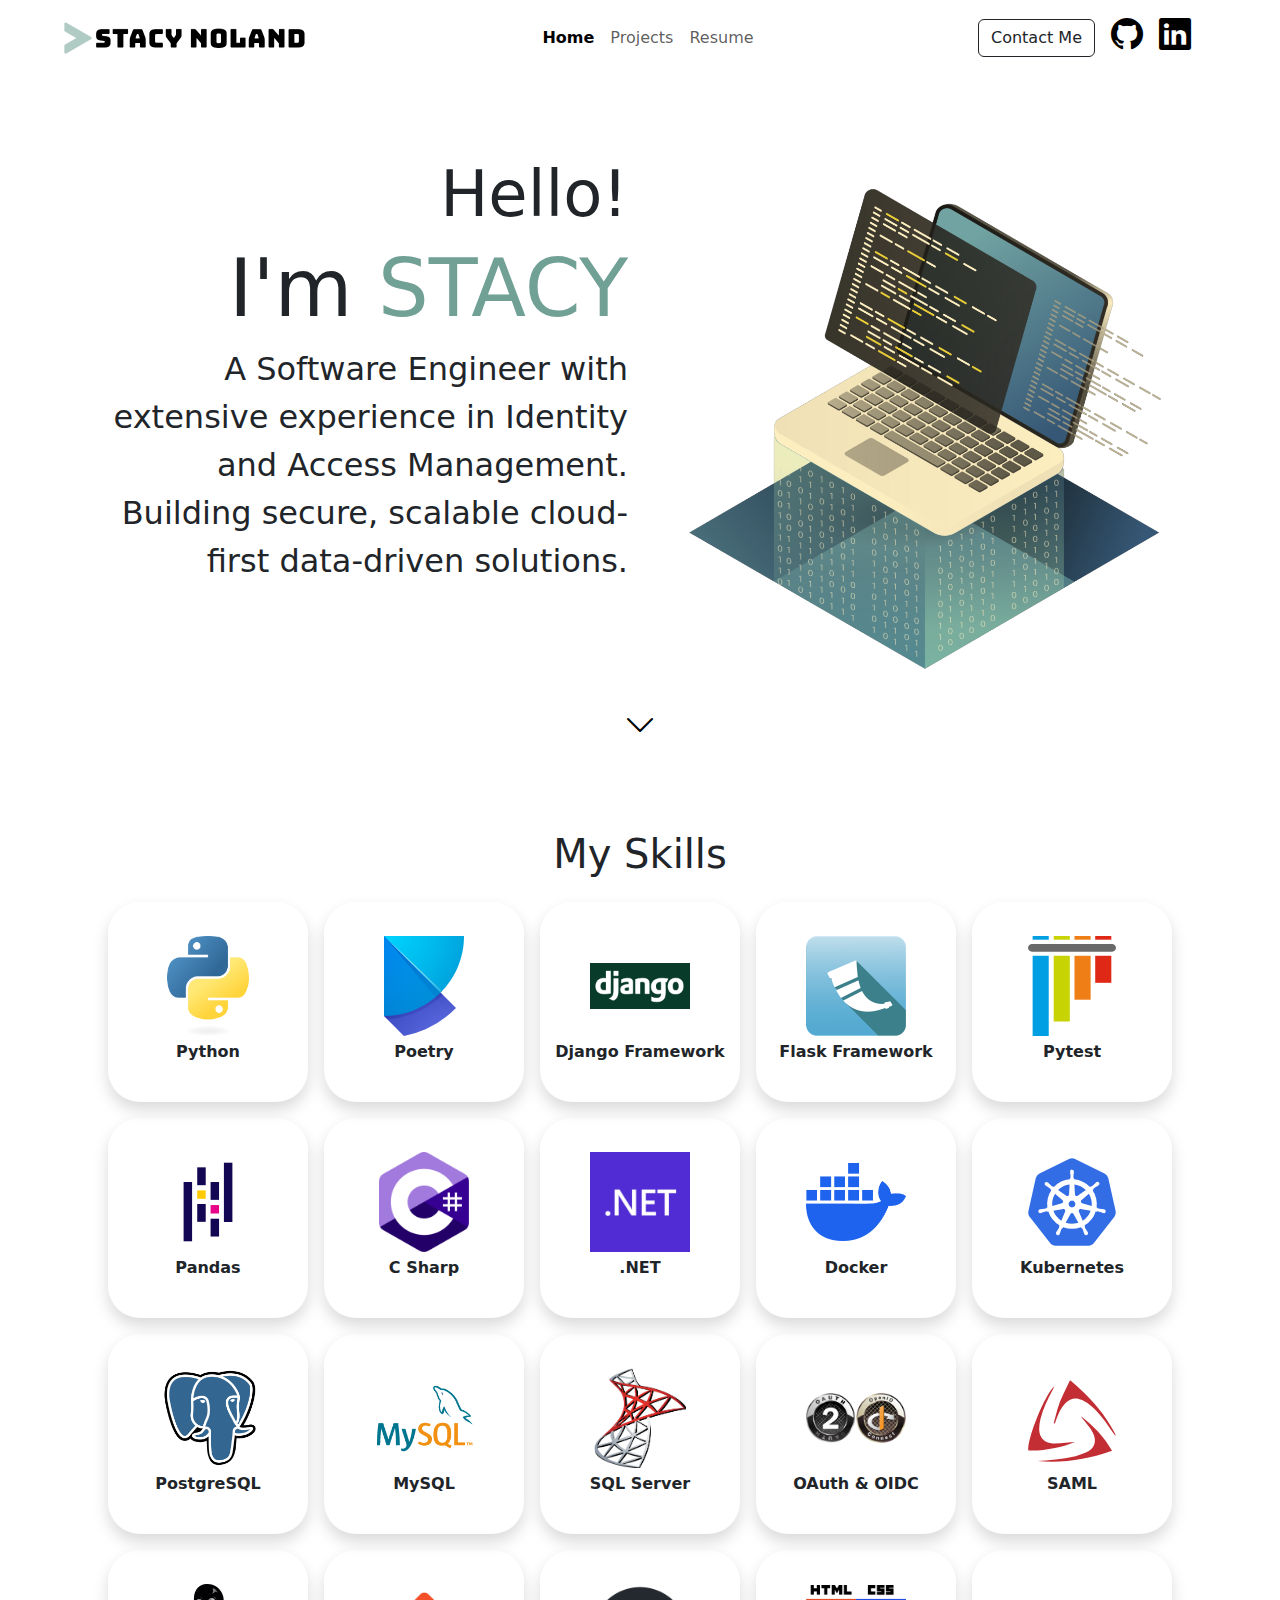
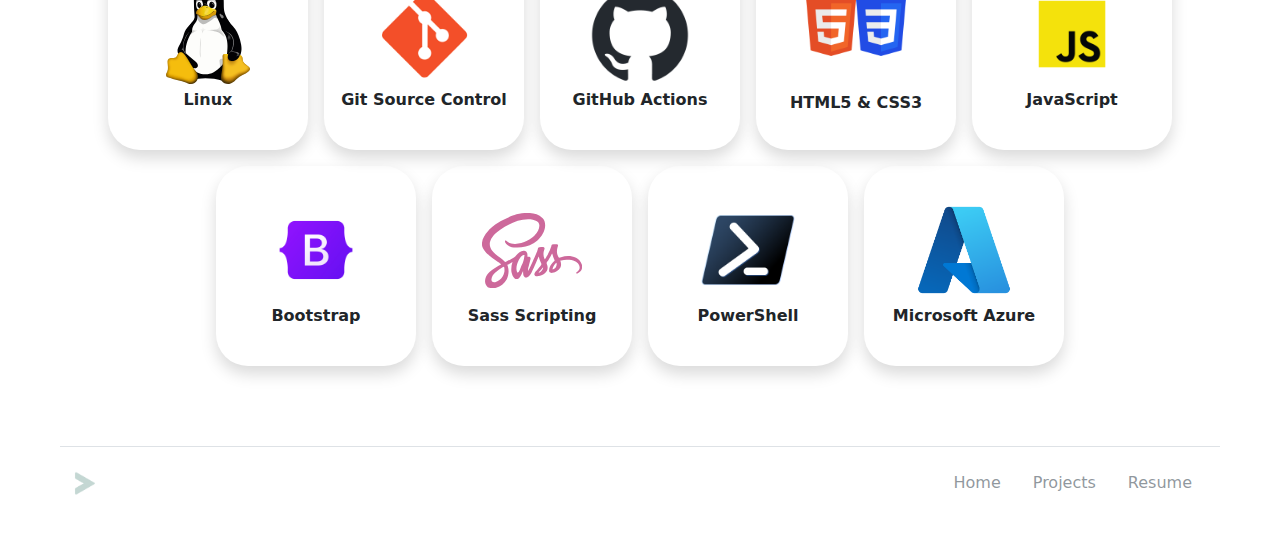
<file: index.html>
<!DOCTYPE html>
<html lang="en">
    <head>
        <meta charset="utf-8">
        <meta name="viewport" content="width=device-width, initial-scale=1">
        <title>Stacy Noland | Software Engineer</title>
        <link rel="icon" href="assets/images/Favicon.png" type="image/x-icon">
        <link rel="stylesheet" href="https://cdn.jsdelivr.net/npm/bootstrap-icons@1.11.3/font/bootstrap-icons.min.css">
        <link href="https://cdn.jsdelivr.net/npm/bootstrap@5.3.3/dist/css/bootstrap.min.css" rel="stylesheet" integrity="sha384-QWTKZyjpPEjISv5WaRU9OFeRpok6YctnYmDr5pNlyT2bRjXh0JMhjY6hW+ALEwIH" crossorigin="anonymous">
        <link rel="stylesheet" href="assets/styles/base.css">
    </head>

    <body>
        <header>
            <nav class="navbar navbar-expand-lg">
                <div class="container-fluid">
                    <a href="/" class="navbar-brand ms-md-5" style="width: 250px;">
                        <img src="assets/images/NameLogo.png" alt="Stacy Noland logo" style="height: 50px;">
                    </a>
                    <button class="navbar-toggler me-md-5" type="button" data-bs-toggle="collapse" data-bs-target=".navbar-collapse-content" aria-controls="navbarContent" aria-expanded="false" aria-label="Toggle navigation">
                        <span class="navbar-toggler-icon"></span>
                    </button>
                    <div class="collapse navbar-collapse navbar-collapse-content">
                        <ul class="navbar-nav mx-auto">
                            <li class="nav-item">
                                <a href="/" class="nav-link active" aria-current="page">Home</a>
                            </li>
                            <li class="nav-item">
                                <a href="projects" class="nav-link">Projects</a>
                            </li>
                            <li class="nav-item">
                                <a href="resume" class="nav-link">Resume</a>
                            </li>
                        </ul>
                        <ul class="navbar-nav me-md-5" style="width: 250px;">
                            <li class="nav-item">
                                <a href="mailto:stacy.noland@outlook.com" class="nav-link">
                                    <button class="btn btn-outline-dark navbar-btn" type="submit">Contact Me</button>
                                </a>
                            </li>
                            <li class="nav-item">
                                <a href="https://github.com/stacynoland" class="nav-link py-0" target="_blank" title="Checkout my GitHub">
                                    <i class="bi bi-github"></i>
                                </a>
                            </li>
                            <li class="nav-item">
                                <a href="https://www.linkedin.com/in/stacy-noland" class="nav-link py-0" target="_blank" title="Follow me on LinkedIn">
                                    <i class="bi bi-linkedin"></i>
                                </a>
                            </li>
                        </ul>
                    </div>
                </div>
            </nav>
        </header>

        <main>
            <section class="container">
                <div class="row">
                    <div class="col-lg">
                        <h1 class="text-end display-3">Hello!</h1>
                        <h2 class="text-end display-1">I'm <span class="theme-color-text">STACY</span></h2>
                        <p class="text-end fs-2">
                            A Software Engineer with extensive experience in Identity and Access Management. Building secure, scalable cloud-first data-driven solutions.
                        </p>
                    </div>
                    <div class="col-lg text-center">
                        <img src="assets/images/LaptopImage1.png" alt="Laptop image" class="w-100 h-100">
                    </div>
                </div>
                <div class="row text-center">
                    <a href="#skills">
                        <i class="bi bi-chevron-down"></i>
                    </a>
                </div>
            </section>

            <section class="container" id="skills">
                <div class="row text-center mb-3">
                    <h3 class="fs-1">My Skills</h3>
                </div>
                <div class="row row-cols-auto g-3 justify-content-center">
                    <div class="col skill-div">
                        <div class="rounded-5 shadow skill-box">
                            <div class="d-flex flex-column justify-content-center align-items-center h-100 w-100">
                                <img src="assets/images/python-logo-only.png" alt="Python logo" class="w-50 h-50 object-fit-contain">
                                <p class="fw-semibold my-1">Python</p>
                            </div>
                        </div>
                    </div>
                    <div class="col skill-div">
                        <div class="rounded-5 shadow skill-box">
                            <div class="d-flex flex-column justify-content-center align-items-center h-100 w-100">
                                <img src="assets/images/poetry-logo-origami.svg" alt="Poetry logo" class="w-50 h-50 object-fit-contain">
                                <p class="fw-semibold my-1">Poetry</p>
                            </div>
                        </div>
                    </div>
                    <div class="col skill-div">
                        <div class="rounded-5 shadow skill-box">
                            <div class="d-flex flex-column justify-content-center align-items-center h-100 w-100">
                                <img src="assets/images/django-logo.png" alt="Django Web Framework logo" class="w-50 h-50 object-fit-contain">
                                <p class="fw-semibold my-1">Django Framework</p>
                            </div>
                        </div>
                    </div>
                    <div class="col skill-div">
                        <div class="rounded-5 shadow skill-box">
                            <div class="d-flex flex-column justify-content-center align-items-center h-100 w-100">
                                <img src="assets/images/flask-logo.png" alt="Flask Web Framework logo" class="w-50 h-50 object-fit-contain">
                                <p class="fw-semibold my-1">Flask Framework</p>
                            </div>
                        </div>
                    </div>
                    <div class="col skill-div">
                        <div class="rounded-5 shadow skill-box">
                            <div class="d-flex flex-column justify-content-center align-items-center h-100 w-100">
                                <img src="assets/images/pytest_logo_notext.svg" alt="Pytest logo" class="w-50 h-50 object-fit-contain">
                                <p class="fw-semibold my-1">Pytest</p>
                            </div>
                        </div>
                    </div>
                    <div class="col skill-div">
                        <div class="rounded-5 shadow skill-box">
                            <div class="d-flex flex-column justify-content-center align-items-center h-100 w-100">
                                <img src="assets/images/Pandas_mark.svg" alt="Pandas logo" class="w-50 h-50 object-fit-contain">
                                <p class="fw-semibold my-1">Pandas</p>
                            </div>
                        </div>
                    </div>
                    <div class="col skill-div">
                        <div class="rounded-5 shadow skill-box">
                            <div class="d-flex flex-column justify-content-center align-items-center h-100 w-100">
                                <img src="assets/images/c-sharp-logo.png" alt="C sharp (C#) logo" class="w-50 h-50 object-fit-contain">
                                <p class="fw-semibold my-1">C Sharp</p>
                            </div>
                        </div>
                    </div>
                    <div class="col skill-div">
                        <div class="rounded-5 shadow skill-box">
                            <div class="d-flex flex-column justify-content-center align-items-center h-100 w-100">
                                <img src="assets/images/dotnet-logo.png" alt="NET Framework logo" class="w-50 h-50 object-fit-contain">
                                <p class="fw-semibold my-1">.NET</p>
                            </div>
                        </div>
                    </div>
                    <div class="col skill-div">
                        <div class="rounded-5 shadow skill-box">
                            <div class="d-flex flex-column justify-content-center align-items-center h-100 w-100">
                                <img src="assets/images/docker-mark-blue.png" alt="Docker logo" class="w-50 h-50 object-fit-contain">
                                <p class="fw-semibold my-1">Docker</p>
                            </div>
                        </div>
                    </div>
                    <div class="col skill-div">
                        <div class="rounded-5 shadow skill-box">
                            <div class="d-flex flex-column justify-content-center align-items-center h-100 w-100">
                                <img src="assets/images/kubernetes.svg" alt="Kubernetes logo" class="w-50 h-50 object-fit-contain">
                                <p class="fw-semibold my-1">Kubernetes</p>
                            </div>
                        </div>
                    </div>
                    <div class="col skill-div">
                        <div class="rounded-5 shadow skill-box">
                            <div class="d-flex flex-column justify-content-center align-items-center h-100 w-100">
                                <img src="assets/images/postgresql_logo.png" alt="PostgreSQL logo" class="w-50 h-50 object-fit-contain">
                                <p class="fw-semibold my-1">PostgreSQL</p>
                            </div>
                        </div>
                    </div>
                    <div class="col skill-div">
                        <div class="rounded-5 shadow skill-box">
                            <div class="d-flex flex-column justify-content-center align-items-center h-100 w-100">
                                <img src="assets/images/logo-mysql.png" alt="MySQL logo" class="w-50 h-50 object-fit-contain">
                                <p class="fw-semibold my-1">MySQL</p>
                            </div>
                        </div>
                    </div>
                    <div class="col skill-div">
                        <div class="rounded-5 shadow skill-box">
                            <div class="d-flex flex-column justify-content-center align-items-center h-100 w-100">
                                <img src="assets/images/sqlserver_logo.png" alt="SQL Server logo" class="w-50 h-50 object-fit-contain">
                                <p class="fw-semibold my-1">SQL Server</p>
                            </div>
                        </div>
                    </div>
                    <div class="col skill-div">
                        <div class="rounded-5 shadow skill-box">
                            <div class="d-flex flex-column justify-content-center align-items-center h-100 w-100">
                                <div class="d-flex align-items-center">
                                    <img src="assets/images/oauth_logo.png" alt="OAuth 2 logo" class="w-50 h-50 object-fit-contain">
                                    <img src="assets/images/openid_connect_logo.png" alt="OpenID Connect (OIDC) logo" class="w-50 h-50 object-fit-contain">
                                </div>
                                <p class="fw-semibold my-1">OAuth & OIDC</p>
                            </div>
                        </div>
                    </div>
                    <div class="col skill-div">
                        <div class="rounded-5 shadow skill-box">
                            <div class="d-flex flex-column justify-content-center align-items-center h-100 w-100">
                                <img src="assets/images/saml.svg" alt="SAML logo" class="w-50 h-50 object-fit-contain">
                                <p class="fw-semibold my-1">SAML</p>
                            </div>
                        </div>
                    </div>
                    <div class="col skill-div">
                        <div class="rounded-5 shadow skill-box">
                            <div class="d-flex flex-column justify-content-center align-items-center h-100 w-100">
                                <img src="assets/images/Tux.svg" alt="Tux Linux Mascot logo" class="w-50 h-50 object-fit-contain">
                                <p class="fw-semibold my-1">Linux</p>
                            </div>
                        </div>
                    </div>
                    <div class="col skill-div">
                        <div class="rounded-5 shadow skill-box">
                            <div class="d-flex flex-column justify-content-center align-items-center h-100 w-100">
                                <img src="assets/images/git-logo.png" alt="Git Source Control logo" class="w-50 h-50 object-fit-contain">
                                <p class="fw-semibold my-1">Git Source Control</p>
                            </div>
                        </div>
                    </div>
                    <div class="col skill-div">
                        <div class="rounded-5 shadow skill-box">
                            <div class="d-flex flex-column justify-content-center align-items-center h-100 w-100">
                                <img src="assets/images/github-mark.png" alt="GitHub logo" class="w-50 h-50 object-fit-contain">
                                <p class="fw-semibold my-1">GitHub Actions</p>
                            </div>
                        </div>
                    </div>
                    <div class="col skill-div">
                        <div class="rounded-5 shadow skill-box">
                            <div class="d-flex flex-column justify-content-center align-items-center h-100 w-100">
                                <div class="d-flex align-items-center">
                                    <img src="assets/images/HTML5_logo.png" alt="HTML5 logo" class="w-50 h-50 object-fit-contain">
                                    <img src="assets/images/CSS3_logo.png" alt="CSS3 logo" class="w-50 h-50 object-fit-contain">
                                </div>
                                <p class="fw-semibold h-50">HTML5 & CSS3</p>
                            </div>
                        </div>
                    </div>
                    <div class="col skill-div">
                        <div class="rounded-5 shadow skill-box">
                            <div class="d-flex flex-column justify-content-center align-items-center h-100 w-100">
                                <img src="assets/images/javascript-logo.png" alt="JavaScript logo" class="w-50 h-50 object-fit-contain">
                                <p class="fw-semibold my-1">JavaScript</p>
                            </div>
                        </div>
                    </div>
                    <div class="col skill-div">
                        <div class="rounded-5 shadow skill-box">
                            <div class="d-flex flex-column justify-content-center align-items-center h-100 w-100">
                                <img src="assets/images/bootstrap_logo.png" alt="Bootstrap logo" class="w-50 h-50 object-fit-contain">
                                <p class="fw-semibold my-1">Bootstrap</p>
                            </div>
                        </div>
                    </div>
                    <div class="col skill-div">
                        <div class="rounded-5 shadow skill-box">
                            <div class="d-flex flex-column justify-content-center align-items-center h-100 w-100">
                                <img src="assets/images/sass-logo.svg" alt="Sass logo" class="w-50 h-50 object-fit-contain">
                                <p class="fw-semibold my-1">Sass Scripting</p>
                            </div>
                        </div>
                    </div>
                    <div class="col skill-div">
                        <div class="rounded-5 shadow skill-box">
                            <div class="d-flex flex-column justify-content-center align-items-center h-100 w-100">
                                <img src="assets/images/PowerShell_Core_icon.png" alt="PowerShell logo" class="w-50 h-50 object-fit-contain">
                                <p class="fw-semibold my-1">PowerShell</p>
                            </div>
                        </div>
                    </div>
                    <div class="col skill-div">
                        <div class="rounded-5 shadow skill-box">
                            <div class="d-flex flex-column justify-content-center align-items-center h-100 w-100">
                                <img src="assets/images/azure-logo.png" alt="Microsoft Azure logo" class="w-50 h-50 object-fit-contain">
                                <p class="fw-semibold my-1">Microsoft Azure</p>
                            </div>
                        </div>
                    </div>
                </div>
            </section>
        </main>

        <footer class="container-fluid" style="margin-top: 5rem;">
            <div class="row row-cols-auto py-3 my-3 justify-content-between align-items-center border-top ms-md-5 me-md-5">
                <div class="col">
                    <img src="assets/images/WebsiteLogo.png" alt="Website logo" style="width: 25px; height: 25px;">
                </div>
                <div class="col">
                    <ul class="nav" id="footer-nav">
                        <li class="nav-item">
                            <a href="/" class="nav-link link-secondary link-opacity-75 link-opacity-100-hover">Home</a>
                        </li>
                        <li class="nav-item">
                            <a href="projects" class="nav-link link-secondary link-opacity-75 link-opacity-100-hover">Projects</a>
                        </li>
                        <li class="nav-item">
                            <a href="resume" class="nav-link link-secondary link-opacity-75 link-opacity-100-hover">Resume</a>
                        </li>
                    </ul>
                </div>
            </div>
        </footer>

        <script src="https://cdn.jsdelivr.net/npm/bootstrap@5.3.3/dist/js/bootstrap.bundle.min.js" integrity="sha384-YvpcrYf0tY3lHB60NNkmXc5s9fDVZLESaAA55NDzOxhy9GkcIdslK1eN7N6jIeHz" crossorigin="anonymous"></script>
    </body>
</html>
</file>
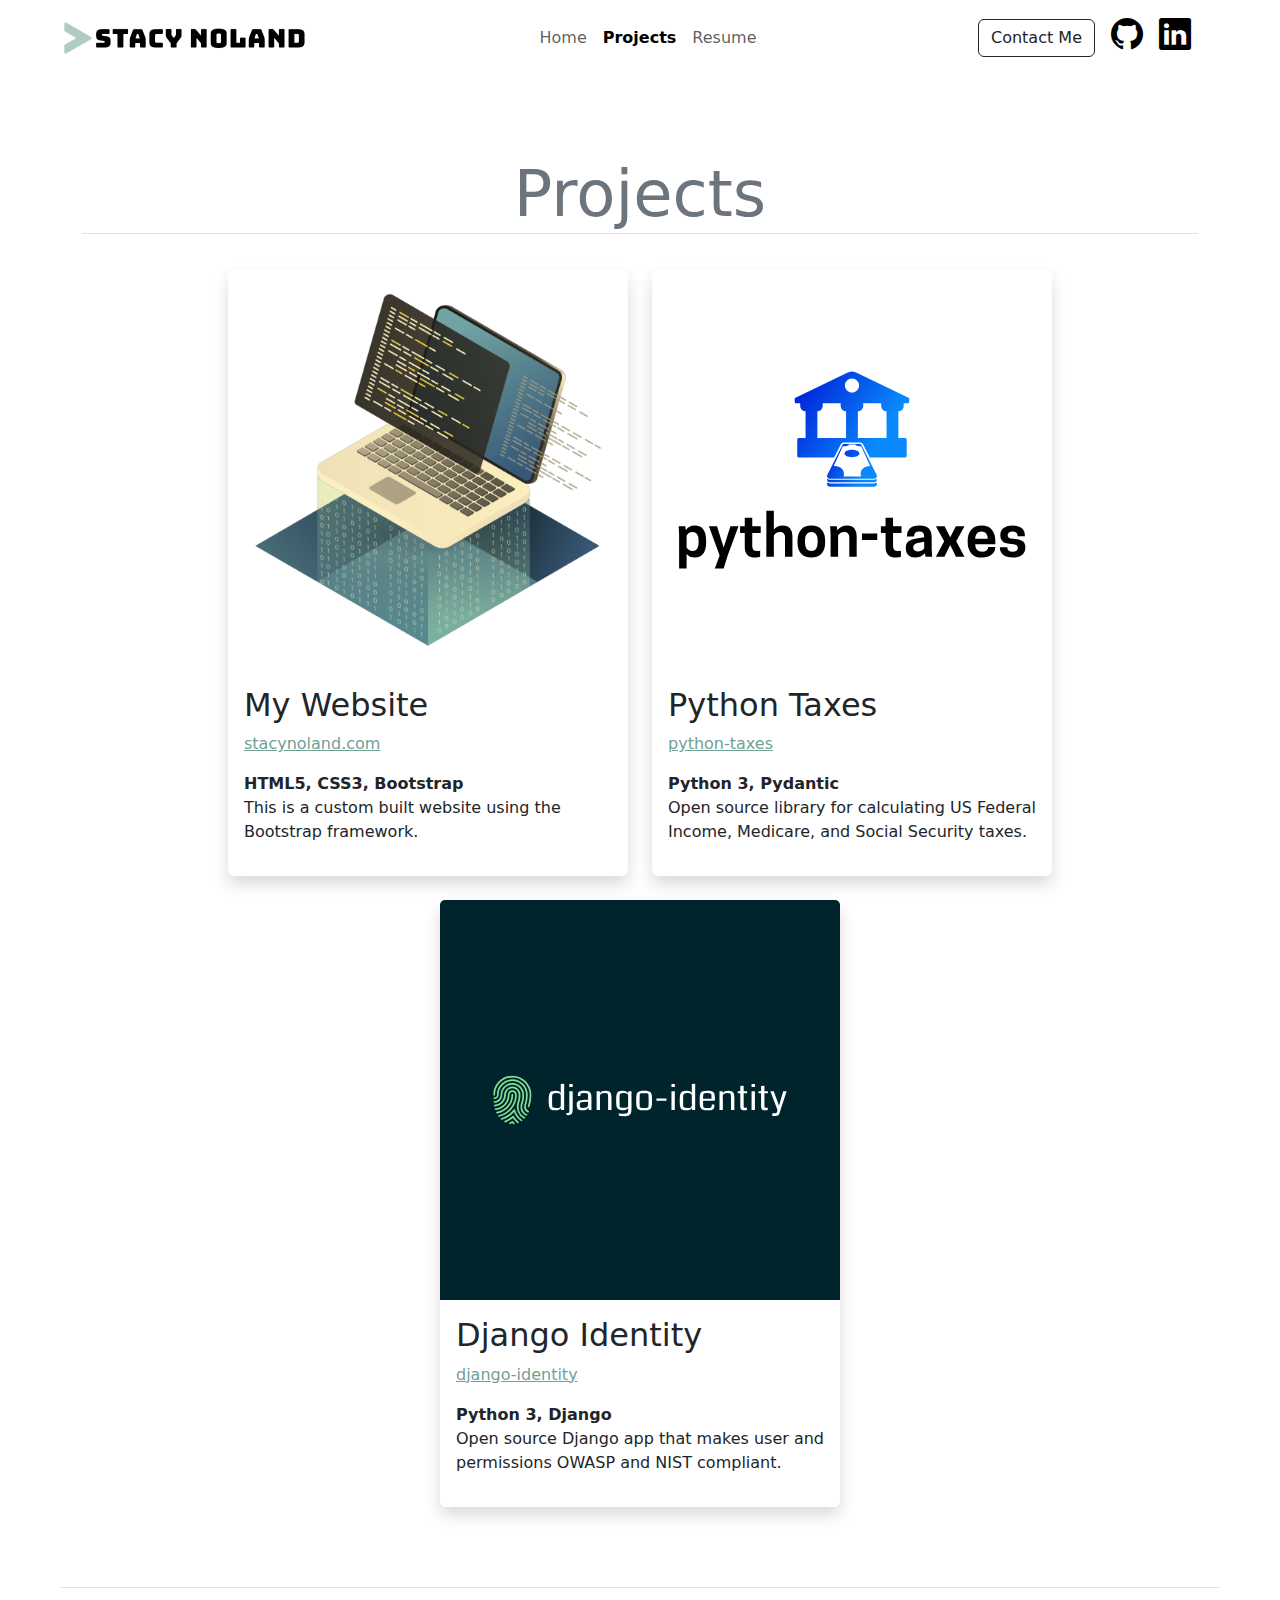
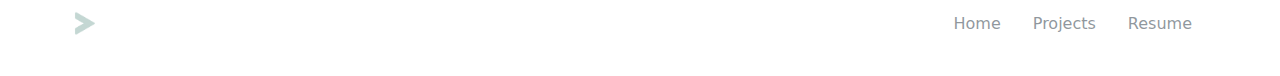
<file: projects.html>
<!DOCTYPE html>
<html lang="en">
    <head>
        <meta charset="utf-8">
        <meta name="viewport" content="width=device-width, initial-scale=1">
        <title>Stacy Noland | Software Engineer</title>
        <link rel="icon" href="assets/images/Favicon.png" type="image/x-icon">
        <link rel="stylesheet" href="https://cdn.jsdelivr.net/npm/bootstrap-icons@1.11.3/font/bootstrap-icons.min.css">
        <link href="https://cdn.jsdelivr.net/npm/bootstrap@5.3.3/dist/css/bootstrap.min.css" rel="stylesheet" integrity="sha384-QWTKZyjpPEjISv5WaRU9OFeRpok6YctnYmDr5pNlyT2bRjXh0JMhjY6hW+ALEwIH" crossorigin="anonymous">
        <link rel="stylesheet" href="assets/styles/base.css">
    </head>

    <body>
        <header>
            <nav class="navbar navbar-expand-lg">
                <div class="container-fluid">
                    <a href="/" class="navbar-brand ms-md-5" style="width: 250px;">
                        <img src="assets/images/NameLogo.png" alt="Stacy Noland logo" style="height: 50px;">
                    </a>
                    <button class="navbar-toggler me-md-5" type="button" data-bs-toggle="collapse" data-bs-target=".navbar-collapse-content" aria-controls="navbarContent" aria-expanded="false" aria-label="Toggle navigation">
                        <span class="navbar-toggler-icon"></span>
                    </button>
                    <div class="collapse navbar-collapse navbar-collapse-content">
                        <ul class="navbar-nav mx-auto">
                            <li class="nav-item">
                                <a href="/" class="nav-link">Home</a>
                            </li>
                            <li class="nav-item">
                                <a href="projects" class="nav-link active" aria-current="page">Projects</a>
                            </li>
                            <li class="nav-item">
                                <a href="resume" class="nav-link">Resume</a>
                            </li>
                        </ul>
                        <ul class="navbar-nav me-md-5" style="width: 250px;">
                            <li class="nav-item">
                                <a href="mailto:stacy.noland@outlook.com" class="nav-link">
                                    <button class="btn btn-outline-dark navbar-btn" type="submit">Contact Me</button>
                                </a>
                            </li>
                            <li class="nav-item">
                                <a href="https://github.com/stacynoland" class="nav-link py-0" target="_blank" title="Checkout my GitHub">
                                    <i class="bi bi-github"></i>
                                </a>
                            </li>
                            <li class="nav-item">
                                <a href="https://www.linkedin.com/in/stacy-noland" class="nav-link py-0" target="_blank" title="Follow me on LinkedIn">
                                    <i class="bi bi-linkedin"></i>
                                </a>
                            </li>
                        </ul>
                    </div>
                </div>
            </nav>
        </header>

        <main>
            <section class="container">
                <div class="row">
                    <div class="col text-center">
                        <h1 class="text-secondary display-3 border-bottom">Projects</h1>
                    </div>
                </div>
                <div class="row row-cols-auto justify-content-center g-4 mt-1">
                    <div class="col">
                        <div class="card card-style">
                            <div class="card-img">
                                <img class="card-img-top object-fit-contain h-100" src="assets/images/LaptopImage1.png" alt="Laptop image from home page of stacynoland.com">
                            </div>
                            <div class="card-body">
                                <h2 class="card-title">My Website</h2>
                                <a href="/" target="_blank">stacynoland.com</a>
                                <p class="card-text my-3">
                                    <span class="fw-bold">HTML5, CSS3, Bootstrap</span><br>
                                    This is a custom built website using the Bootstrap framework.
                                </p>
                            </div>
                        </div>
                    </div>
                    <div class="col">
                        <div class="card card-style">
                            <div class="card-img">
                                <img class="card-img-top" src="assets/images/python-taxes-logo.svg" alt="Tax logo for python-taxes project">
                            </div>
                            <div class="card-body">
                                <h2 class="card-title">Python Taxes</h2>
                                <a href="https://pypi.org/project/python-taxes/" target="_blank">python-taxes</a>
                                <p class="card-text my-3">
                                    <span class="fw-bold">Python 3, Pydantic</span><br>
                                    Open source library for calculating US Federal Income, Medicare, and Social Security taxes.
                                </p>
                            </div>
                        </div>
                    </div>
                    <div class="col">
                        <div class="card card-style">
                            <div class="card-img">
                                <img class="card-img-top" src="assets/images/django-identity-logo.svg" alt="Logo for django-identity project">
                            </div>
                            <div class="card-body">
                                <h2 class="card-title">Django Identity</h2>
                                <a href="https://github.com/stacynoland/django-identity" target="_blank">django-identity</a>
                                <p class="card-text my-3">
                                    <span class="fw-bold">Python 3, Django</span><br>
                                    Open source Django app that makes user and permissions OWASP and NIST compliant.
                                </p>
                            </div>
                        </div>
                    </div>
                </div>
            </section>
        </main>

        <footer class="container-fluid" style="margin-top: 5rem;">
            <div class="row row-cols-auto py-3 my-3 justify-content-between align-items-center border-top ms-md-5 me-md-5">
                <div class="col">
                    <img src="assets/images/WebsiteLogo.png" alt="Website logo" style="width: 25px; height: 25px;">
                </div>
                <div class="col">
                    <ul class="nav" id="footer-nav">
                        <li class="nav-item">
                            <a href="/" class="nav-link link-secondary link-opacity-75 link-opacity-100-hover">Home</a>
                        </li>
                        <li class="nav-item">
                            <a href="projects" class="nav-link link-secondary link-opacity-75 link-opacity-100-hover">Projects</a>
                        </li>
                        <li class="nav-item">
                            <a href="resume" class="nav-link link-secondary link-opacity-75 link-opacity-100-hover">Resume</a>
                        </li>
                    </ul>
                </div>
            </div>
        </footer>

        <script src="https://cdn.jsdelivr.net/npm/bootstrap@5.3.3/dist/js/bootstrap.bundle.min.js" integrity="sha384-YvpcrYf0tY3lHB60NNkmXc5s9fDVZLESaAA55NDzOxhy9GkcIdslK1eN7N6jIeHz" crossorigin="anonymous"></script>
    </body>
</html>
</file>
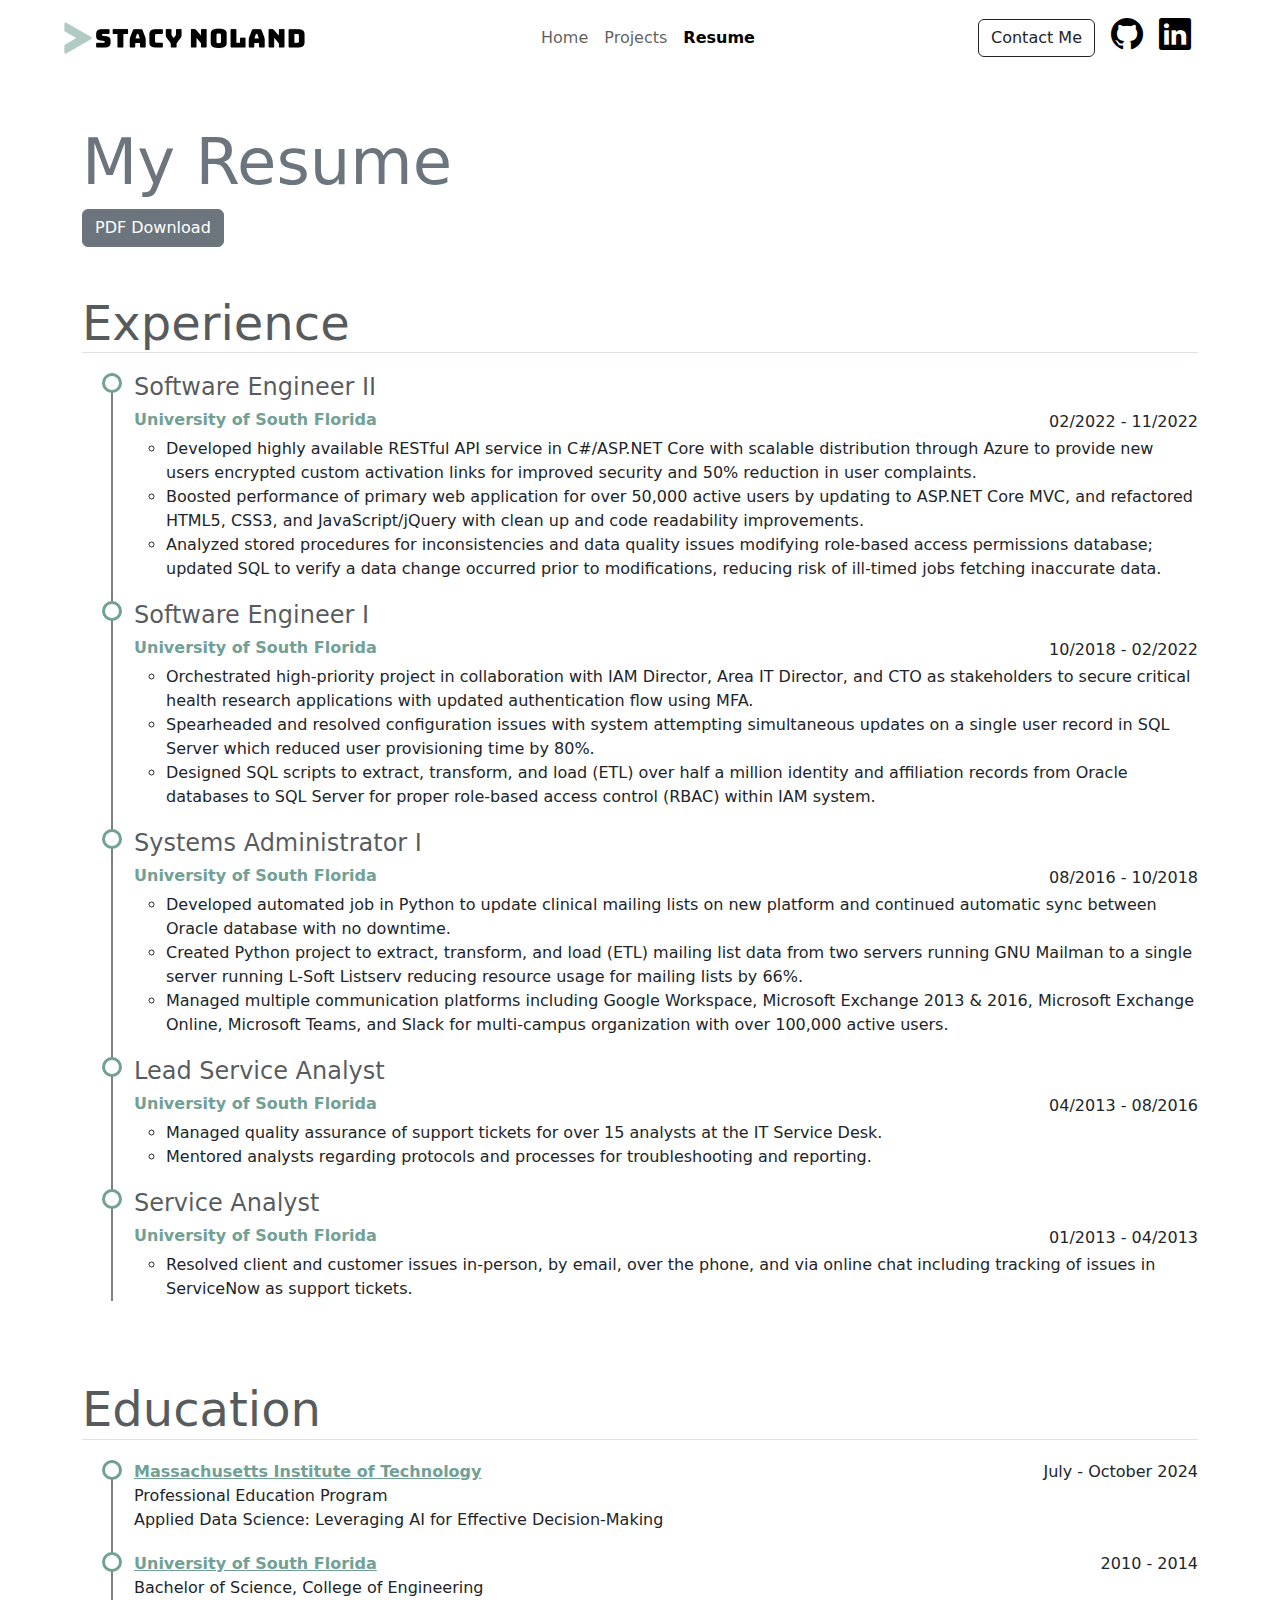
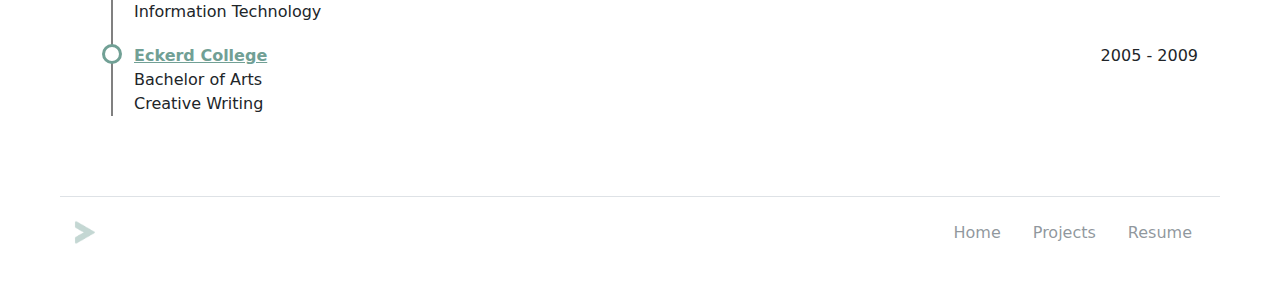
<file: resume.html>
<!DOCTYPE html>
<html lang="en">
    <head>
        <meta charset="utf-8">
        <meta name="viewport" content="width=device-width, initial-scale=1">
        <title>Stacy Noland | Software Engineer</title>
        <link rel="icon" href="assets/images/Favicon.png" type="image/x-icon">
        <link rel="stylesheet" href="https://cdn.jsdelivr.net/npm/bootstrap-icons@1.11.3/font/bootstrap-icons.min.css">
        <link href="https://cdn.jsdelivr.net/npm/bootstrap@5.3.3/dist/css/bootstrap.min.css" rel="stylesheet" integrity="sha384-QWTKZyjpPEjISv5WaRU9OFeRpok6YctnYmDr5pNlyT2bRjXh0JMhjY6hW+ALEwIH" crossorigin="anonymous">
        <link rel="stylesheet" href="assets/styles/base.css">
    </head>

    <body>
        <header>
            <nav class="navbar navbar-expand-lg">
                <div class="container-fluid">
                    <a href="/" class="navbar-brand ms-md-5" style="width: 250px;">
                        <img src="assets/images/NameLogo.png" alt="Stacy Noland logo" style="height: 50px;">
                    </a>
                    <button class="navbar-toggler me-md-5" type="button" data-bs-toggle="collapse" data-bs-target=".navbar-collapse-content" aria-controls="navbarContent" aria-expanded="false" aria-label="Toggle navigation">
                        <span class="navbar-toggler-icon"></span>
                    </button>
                    <div class="collapse navbar-collapse navbar-collapse-content">
                        <ul class="navbar-nav mx-auto">
                            <li class="nav-item">
                                <a href="/" class="nav-link">Home</a>
                            </li>
                            <li class="nav-item">
                                <a href="projects" class="nav-link">Projects</a>
                            </li>
                            <li class="nav-item">
                                <a href="resume" class="nav-link active" aria-current="page">Resume</a>
                            </li>
                        </ul>
                        <ul class="navbar-nav me-md-5" style="width: 250px;">
                            <li class="nav-item">
                                <a href="mailto:stacy.noland@outlook.com" class="nav-link">
                                    <button class="btn btn-outline-dark navbar-btn" type="submit">Contact Me</button>
                                </a>
                            </li>
                            <li class="nav-item">
                                <a href="https://github.com/stacynoland" class="nav-link py-0" target="_blank" title="Checkout my GitHub">
                                    <i class="bi bi-github"></i>
                                </a>
                            </li>
                            <li class="nav-item">
                                <a href="https://www.linkedin.com/in/stacy-noland" class="nav-link py-0" target="_blank" title="Follow me on LinkedIn">
                                    <i class="bi bi-linkedin"></i>
                                </a>
                            </li>
                        </ul>
                    </div>
                </div>
            </nav>
        </header>

        <main>
            <section class="container text-secondary mt-5">
                <h1 class="display-3">My Resume</h1>
                <a href="assets/documents/Stacy_Noland_Resume.pdf" download>
                    <button class="btn btn-secondary" type="button">
                        PDF Download
                    </button>
                </a>
            </section>
            <section class="container mt-5" id="experience">
                <h2 class="text-body-secondary display-5 border-bottom">Experience</h2>
                <ul class="timeline">
                    <li class="timeline-content">
                        <h3 class="fs-4 text-body-secondary">Software Engineer II</h3>
                        <p class="float-end mb-0 pb-0">02/2022 - 11/2022</p>
                        <h4 class="fs-6 text-body-secondary">University of South Florida</h4>
                        <ul>
                            <li>
                                Developed highly available RESTful API service in C#/ASP.NET Core with scalable distribution through Azure
                                to provide new users encrypted custom activation links for improved security and 50% reduction in user complaints.
                            </li>
                            <li>
                                Boosted performance of primary web application for over 50,000 active users by updating to ASP.NET Core MVC, and
                                refactored HTML5, CSS3, and JavaScript/jQuery with clean up and code readability improvements.
                            </li>
                            <li>
                                Analyzed stored procedures for inconsistencies and data quality issues modifying role-based access permissions
                                database; updated SQL to verify a data change occurred prior to modifications, reducing risk of ill-timed jobs
                                fetching inaccurate data.
                            </li>
                        </ul>
                    </li>
                    <li class="timeline-content">
                        <h3 class="fs-4 text-body-secondary">Software Engineer I</h3>
                        <p class="float-end mb-0 pb-0">10/2018 - 02/2022</p>
                        <h4 class="fs-6 text-body-secondary">University of South Florida</h4>
                        <ul>
                            <li>
                                Orchestrated high-priority project in collaboration with IAM Director, Area IT Director, and CTO as stakeholders to
                                secure critical health research applications with updated authentication flow using MFA.
                            </li>
                            <li>
                                Spearheaded and resolved configuration issues with system attempting simultaneous updates on a single user record in
                                SQL Server which reduced user provisioning time by 80%.
                            </li>
                            <li>
                                Designed SQL scripts to extract, transform, and load (ETL) over half a million identity and affiliation records from
                                Oracle databases to SQL Server for proper role-based access control (RBAC) within IAM system.
                            </li>
                        </ul>
                    </li>
                    <li class="timeline-content">
                        <h3 class="fs-4 text-body-secondary">Systems Administrator I</h3>
                        <p class="float-end mb-0 pb-0">08/2016 - 10/2018</p>
                        <h4 class="fs-6 text-body-secondary">University of South Florida</h4>
                        <ul>
                            <li>
                                Developed automated job in Python to update clinical mailing lists on new platform and continued automatic sync between
                                Oracle database with no downtime.
                            </li>
                            <li>
                                Created Python project to extract, transform, and load (ETL) mailing list data from two servers running GNU Mailman to a
                                single server running L-Soft Listserv reducing resource usage for mailing lists by 66%.
                            </li>
                            <li>
                                Managed multiple communication platforms including Google Workspace, Microsoft Exchange 2013 & 2016, Microsoft Exchange
                                Online, Microsoft Teams, and Slack for multi-campus organization with over 100,000 active users.
                            </li>
                        </ul>
                    </li>
                    <li class="timeline-content">
                        <h3 class="fs-4 text-body-secondary">Lead Service Analyst</h3>
                        <p class="float-end mb-0 pb-0">04/2013 - 08/2016</p>
                        <h4 class="fs-6 text-body-secondary">University of South Florida</h4>
                        <ul>
                            <li>Managed quality assurance of support tickets for over 15 analysts at the IT Service Desk.</li>
                            <li>Mentored analysts regarding protocols and processes for troubleshooting and reporting.</li>
                        </ul>
                    </li>
                    <li class="timeline-content">
                        <h3 class="fs-4 text-body-secondary">Service Analyst</h3>
                        <p class="float-end mb-0 pb-0">01/2013 - 04/2013</p>
                        <h4 class="fs-6 text-body-secondary">University of South Florida</h4>
                        <ul>
                            <li>Resolved client and customer issues in-person, by email, over the phone, and via online chat including tracking of issues in ServiceNow as support tickets.</li>
                        </ul>
                    </li>
                </ul>
            </section>
            <section class="container" id="education">
                <h2 class="text-body-secondary display-5 border-bottom">Education</h2>
                <ul class="timeline">
                    <li class="timeline-content">
                        <a href="https://web.mit.edu/" target="_blank">Massachusetts Institute of Technology</a>
                        <p class="float-end mb-0 pb-0">July - October 2024</p>
                        <p>
                            Professional Education Program<br>
                            Applied Data Science: Leveraging AI for Effective Decision-Making
                        </p>
                    </li>
                    <li class="timeline-content">
                        <a href="https://www.usf.edu" target="_blank">University of South Florida</a>
                        <p class="float-end mb-0 pb-0">2010 - 2014</p>
                        <p>
                            Bachelor of Science, College of Engineering<br>
                            Information Technology
                        </p>
                    </li>
                    <li class="timeline-content">
                        <a href="https://www.eckerd.edu" target="_blank">Eckerd College</a>
                        <p class="float-end mb-0 pb-0">2005 - 2009</p>
                        <p>
                            Bachelor of Arts<br>
                            Creative Writing
                        </p>
                    </li>
                </ul>
            </section>
        </main>

        <footer class="container-fluid" style="margin-top: 5rem;">
            <div class="row row-cols-auto py-3 my-3 justify-content-between align-items-center border-top ms-md-5 me-md-5">
                <div class="col">
                    <img src="assets/images/WebsiteLogo.png" alt="Website logo" style="width: 25px; height: 25px;">
                </div>
                <div class="col">
                    <ul class="nav" id="footer-nav">
                        <li class="nav-item">
                            <a href="/" class="nav-link link-secondary link-opacity-75 link-opacity-100-hover">Home</a>
                        </li>
                        <li class="nav-item">
                            <a href="projects" class="nav-link link-secondary link-opacity-75 link-opacity-100-hover">Projects</a>
                        </li>
                        <li class="nav-item">
                            <a href="resume" class="nav-link link-secondary link-opacity-75 link-opacity-100-hover">Resume</a>
                        </li>
                    </ul>
                </div>
            </div>
        </footer>

        <script src="https://cdn.jsdelivr.net/npm/bootstrap@5.3.3/dist/js/bootstrap.bundle.min.js" integrity="sha384-YvpcrYf0tY3lHB60NNkmXc5s9fDVZLESaAA55NDzOxhy9GkcIdslK1eN7N6jIeHz" crossorigin="anonymous"></script>
    </body>
</html>
</file>
<file: assets/styles/base.css>
html {
    caret-color: transparent;
}

.theme-color-text {
    color: #71A095;
}

.bi-github, .bi-linkedin, .bi-chevron-down {
    font-size: 2rem;
    color: black;
}

.bi-github:hover, .bi-linkedin:hover, .bi-chevron-down:hover {
    color: gray;
}

.container {
    margin-top: 5rem;
}

.nav-link:hover {
    color: black;
}

.active {
    font-weight: bold;
}

.skill-div {
    display: flex;
    justify-content: center;
}

.skill-box {
    width: 200px;
    height: 200px;
}

.card-style {
    width: 25rem;
    height: 100%;
    border: 0;
    box-shadow: 0 .5rem 1rem rgba(0, 0, 0, .15);
}

.card-img {
    display: flex;
    align-items: center;
    width: 400px;
    height: 400px;
}

.card-style a {
    color: #71A095;
}

.timeline {
    list-style-type: none;
    position: relative;
}

.timeline::before {
    content: ' ';
    background: gray;
    display: inline-block;
    position: absolute;
    left: 29px;
    width: 2px;
    height: 100%;
}

.timeline-content {
    margin: 20px 0;
    padding-left: 20px;
}

.timeline-content::before {
    content: ' ';
    background: white;
    display: inline-block;
    position: absolute;
    border-radius: 50%;
    border: 3px solid #71A095;
    left: 20px;
    width: 20px;
    height: 20px;
}

.timeline-content > h4, .timeline-content > a {
    color: #71A095 !important;
    font-weight: bold !important;
}
</file>
